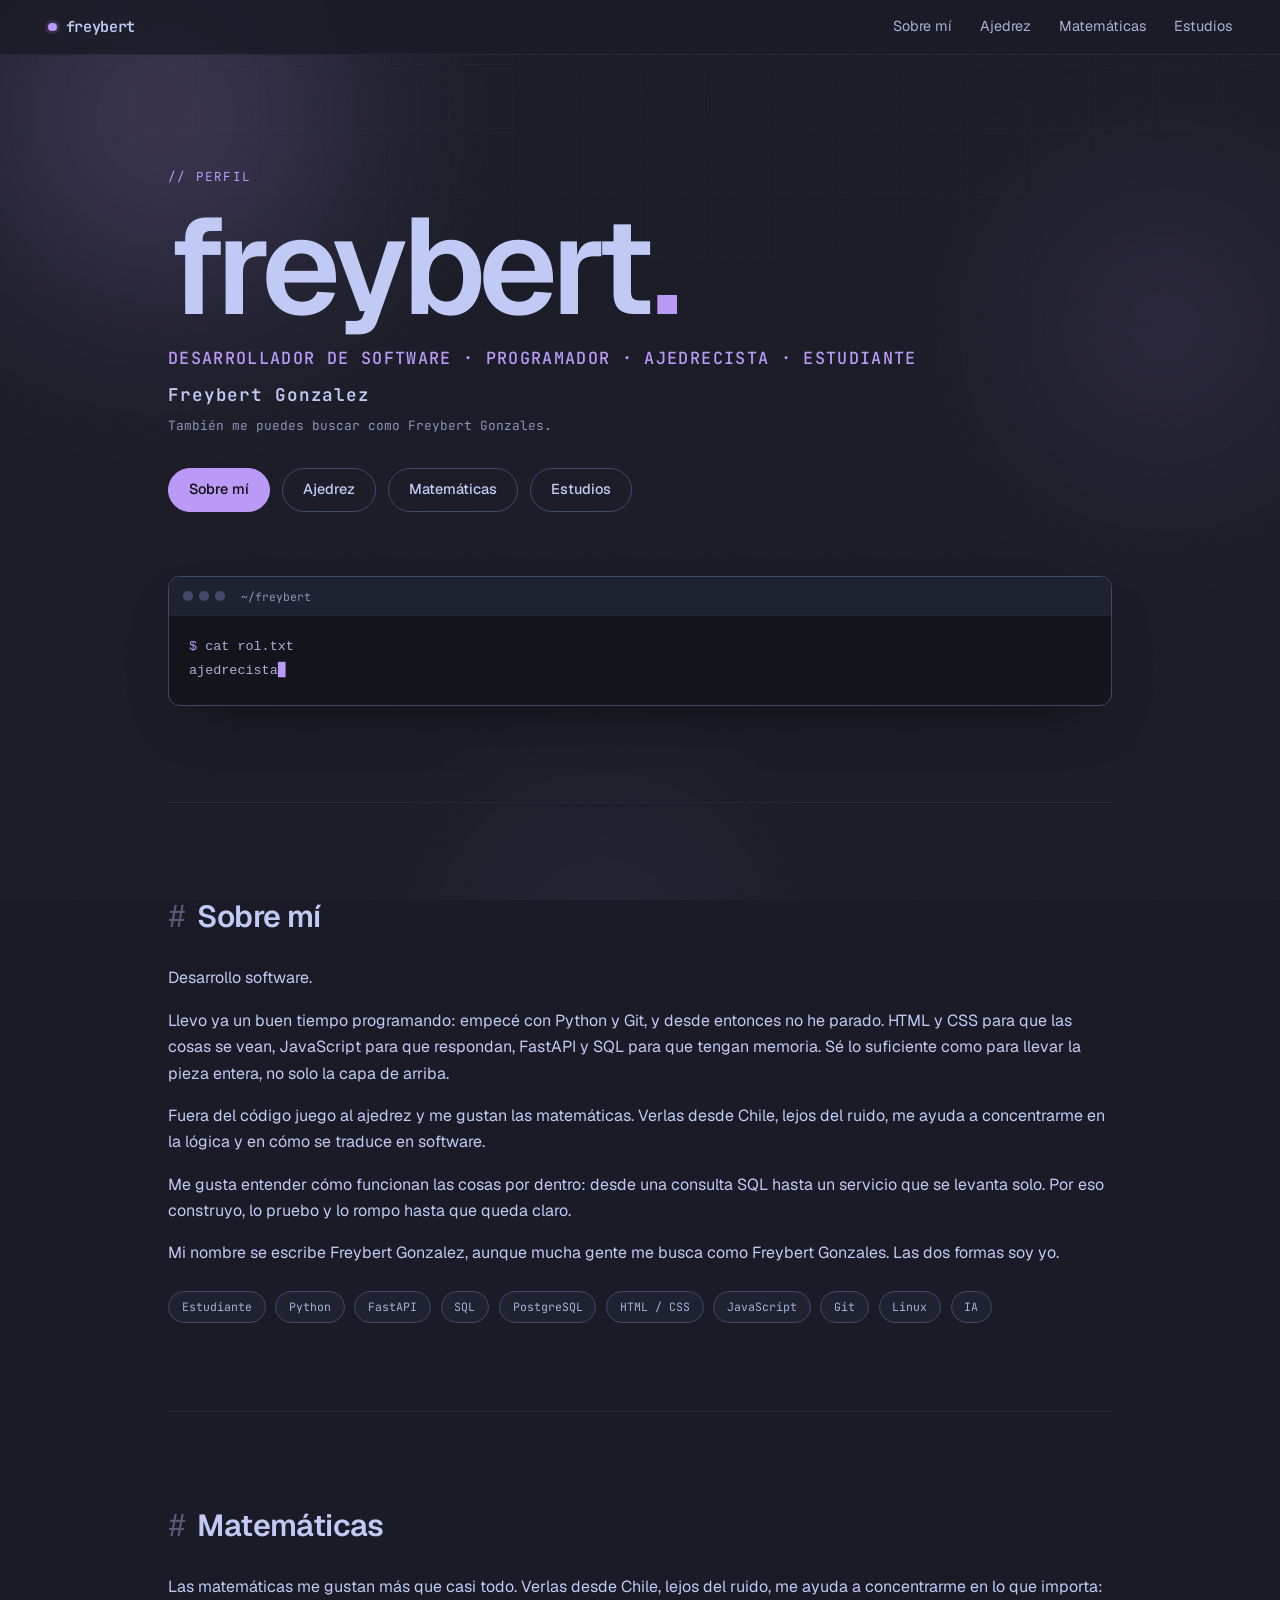
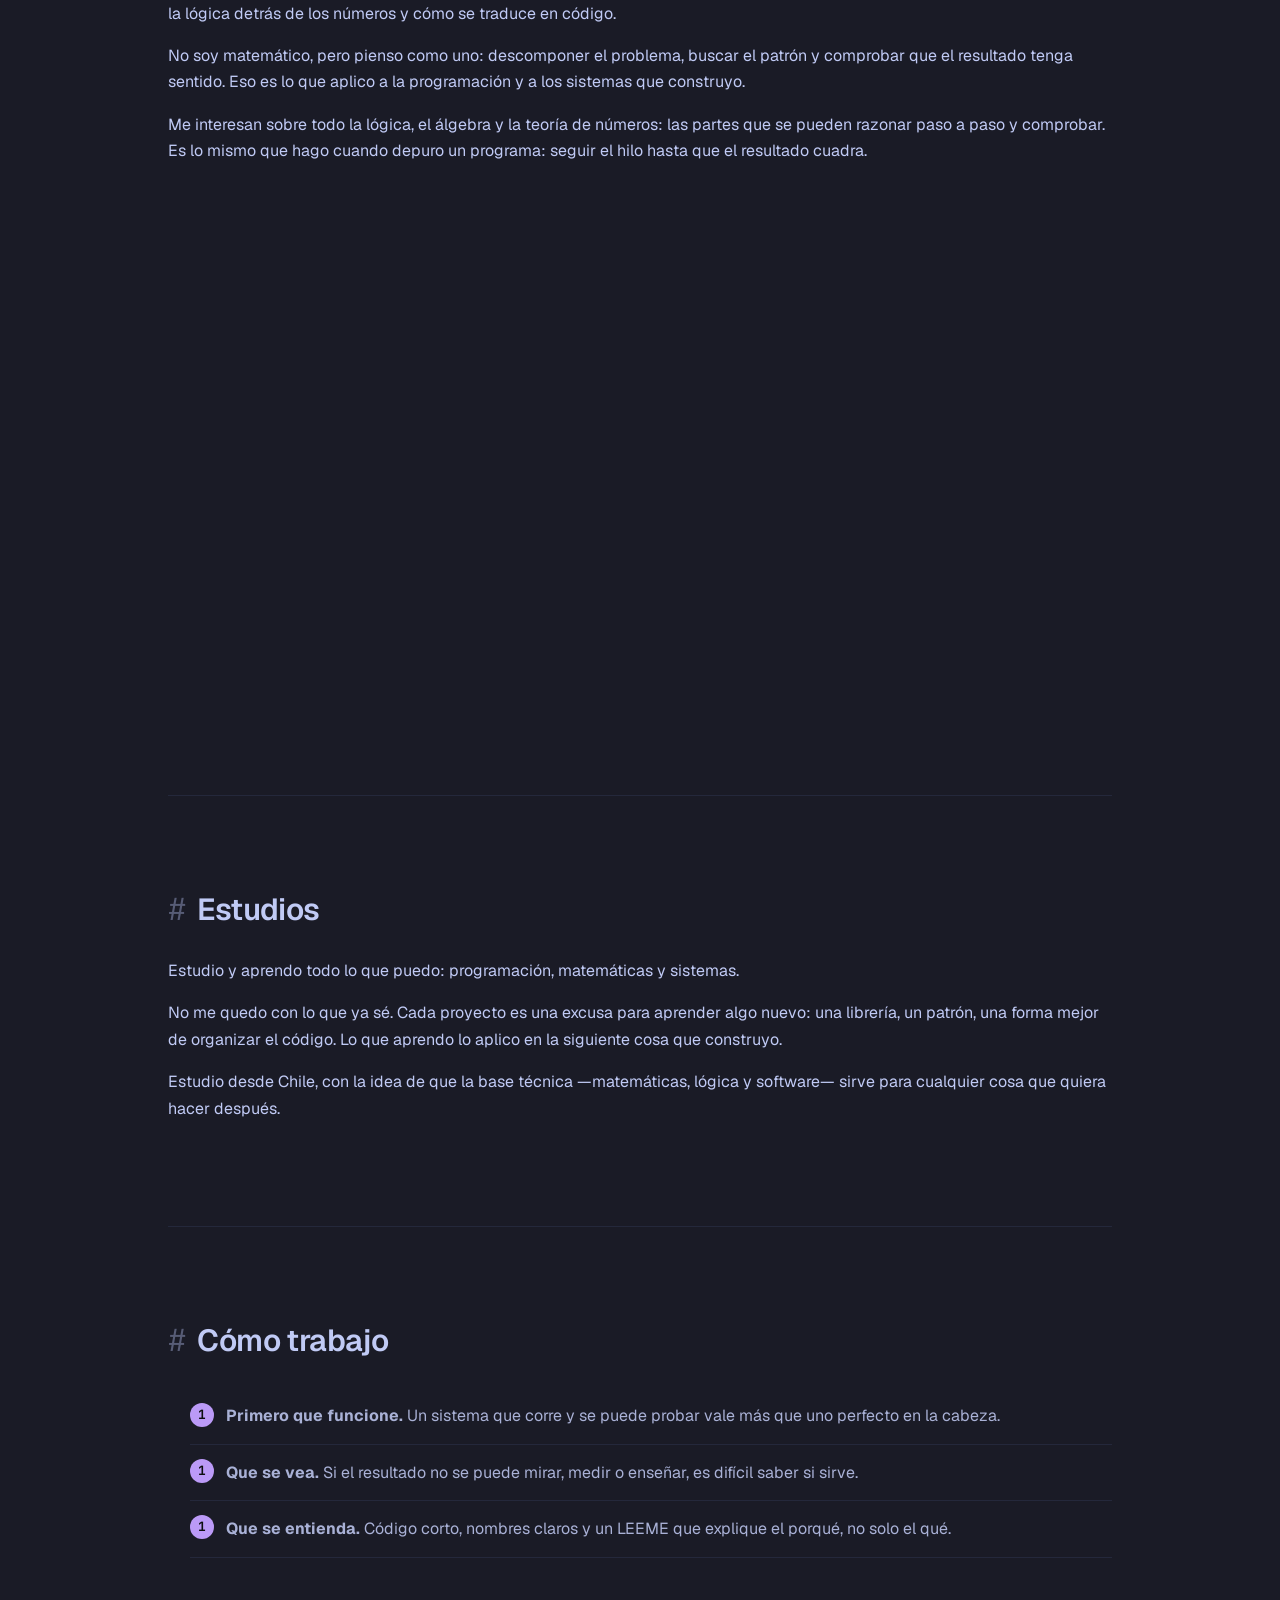
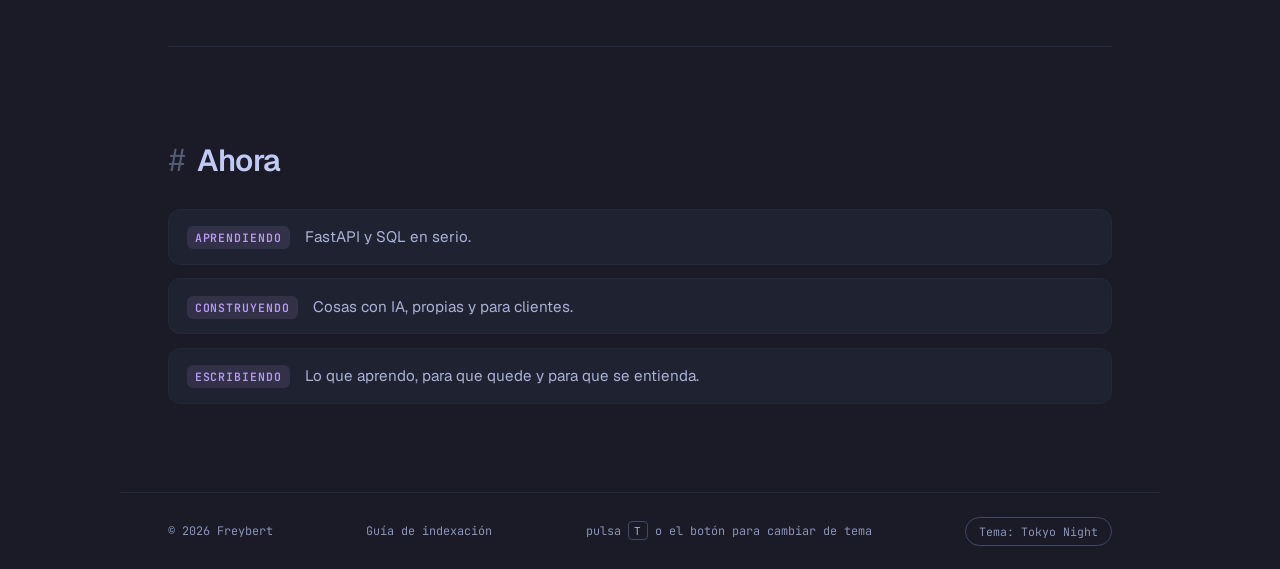
<file: index.html>
<!doctype html>
<html lang="es" data-theme="tokyo-night">
<head>
  <meta charset="utf-8">
  <meta name="viewport" content="width=device-width, initial-scale=1">
  <title>Freybert Gonzalez (Gonzales) — desarrollador de software y programador</title>
  <meta name="description" content="Freybert Gonzalez (Freybert Gonzales): desarrollador de software y programador.">
  <meta name="author" content="Freybert Gonzalez">
  <meta name="robots" content="index, follow, max-image-preview:large">
  <meta name="theme-color" content="#1a1b26">
  <link rel="canonical" href="/freybert/">

  <!-- Verificación: pega aquí las etiquetas de Google Search Console y Bing Webmaster -->
  <!-- <meta name="google-site-verification" content="..."> -->
  <!-- <meta name="msvalidate.01" content="..."> -->

  <meta property="og:type" content="website">
  <meta property="og:site_name" content="Freybert Gonzalez">
  <meta property="og:locale" content="es_ES">
  <meta property="og:title" content="Freybert Gonzalez (Gonzales) — desarrollador de software y programador">
  <meta property="og:description" content="Freybert Gonzalez (Freybert Gonzales): desarrollador de software y programador.">
  <meta property="og:url" content="/freybert/">
  <meta property="og:image" content="https://frey2526.github.io/freybert/assets/og-image.png">
  <meta property="og:image:width" content="1200">
  <meta property="og:image:height" content="630">
  <meta property="og:image:alt" content="Freybert Gonzalez — desarrollador de software y programador">

  <meta name="twitter:card" content="summary_large_image">
  <meta name="twitter:title" content="Freybert Gonzalez (Gonzales) — desarrollador de software y programador">
  <meta name="twitter:description" content="Freybert Gonzalez (Freybert Gonzales): desarrollador de software y programador.">
  <meta name="twitter:image" content="https://frey2526.github.io/freybert/assets/og-image.png">

  <link rel="icon" href="data:image/svg+xml,%3Csvg xmlns='http://www.w3.org/2000/svg' viewBox='0 0 32 32'%3E%3Crect width='32' height='32' rx='8' fill='%231a1b26'/%3E%3Ctext x='16' y='22' font-family='monospace' font-size='18' font-weight='700' fill='%23bb9af7' text-anchor='middle'%3Ef%3C/text%3E%3C/svg%3E">

  <link rel="preload" href="assets/fonts/geist-latin-wght-normal.BgDaEnEv.woff2" as="font" type="font/woff2" crossorigin>
  <link rel="preload" href="assets/fonts/jetbrains-mono-latin-wght-normal.B9CIFXIH.woff2" as="font" type="font/woff2" crossorigin>
  <link rel="stylesheet" href="assets/styles.css">

  <!-- Datos estructurados: quién es la persona y qué es el sitio. -->
  <script type="application/ld+json">
  {
    "@context": "https://schema.org",
    "@graph": [
      {
        "@type": "WebSite",
        "@id": "#website",
        "url": "/freybert/",
        "name": "Freybert Gonzalez",
        "description": "Desarrollador de software y programador.",
        "inLanguage": "es",
        "publisher": { "@id": "#person" }
      },
      {
        "@type": "Person",
        "@id": "#person",
        "name": "Freybert Gonzalez",
        "alternateName": ["Frey", "Freybert Gonzales"],
        "url": "/freybert/",
        "description": "Desarrollador de software y programador.",
        "jobTitle": ["Desarrollador de software", "Programador"],
        "knowsAbout": ["Desarrollo de software", "Programación", "Python", "FastAPI", "SQL", "Linux", "IA", "Ajedrez"],
        "sameAs": ["https://github.com/frey2526"]
      }
    ]
  }
  </script>

  <!-- Tema antes de pintar (sin parpadeo) y modo sin animaciones para pruebas. -->
  <script>
    (function () {
      var themes = ["tokyo-night", "catppuccin", "gruvbox", "everforest", "rose-pine"];
      var params = new URLSearchParams(location.search);
      var fromUrl = params.get("theme");
      var saved = localStorage.getItem("freybert-theme");
      var theme = [fromUrl, saved].filter(function (id) {
        return themes.indexOf(id) > -1;
      })[0];
      if (theme) document.documentElement.dataset.theme = theme;
      document.documentElement.classList.add("js");
      if (params.get("motion") === "off") document.documentElement.classList.add("no-motion");
    })();
  </script>
</head>
<body>
  <div class="scene" aria-hidden="true">
    <div class="orb orb-a"></div>
    <div class="orb orb-b"></div>
    <div class="orb orb-c"></div>
    <div class="aura"></div>
    <div class="grain"></div>
  </div>
  <div class="progress" aria-hidden="true"></div>

  <header class="nav">
    <a class="brand" href="#top"><span class="dot" aria-hidden="true"></span>freybert</a>
    <nav aria-label="Principal">
      <a href="#sobre">Sobre mí</a>
      <a href="#ajedrez">Ajedrez</a>
      <a href="#matematicas">Matemáticas</a>
      <a href="#estudios">Estudios</a>
    </nav>
  </header>

  <main id="top">
    <section class="hero">
      <p class="kicker">// perfil</p>
      <h1><span class="etch">freybert<span class="accent">.</span></span></h1>
      <p class="roles">Desarrollador de software · Programador · Ajedrecista · Estudiante</p>
      <p class="nombre-completo">Freybert Gonzalez</p>
      <p class="alias">También me puedes buscar como Freybert Gonzales.</p>
      <div class="actions">
        <a class="btn btn-primary" href="#sobre">Sobre mí</a>
        <a class="btn" href="#ajedrez">Ajedrez</a>
        <a class="btn" href="#matematicas">Matemáticas</a>
        <a class="btn" href="#estudios">Estudios</a>
      </div>

      <div class="terminal" role="img" aria-label="Terminal con una breve presentación">
        <div class="terminal-bar" aria-hidden="true">
          <span></span><span></span><span></span>
          <em>~/freybert</em>
        </div>
        <pre><code id="terminal-code"></code></pre>
      </div>
    </section>

    <section id="sobre" class="section reveal">
      <h2><a href="#sobre"><span class="hash" aria-hidden="true">#</span> Sobre mí</a></h2>

      <p class="lead">
        Desarrollo software.
      </p>
      <p>
        Llevo ya un buen tiempo programando: empecé con Python y Git, y desde entonces no he
        parado. HTML y CSS para que las cosas se vean, JavaScript para que respondan, FastAPI
        y SQL para que tengan memoria. Sé lo suficiente como para llevar la pieza entera, no
        solo la capa de arriba.
      </p>
      <p>
        Fuera del código juego al ajedrez y me gustan las matemáticas. Verlas desde Chile,
        lejos del ruido, me ayuda a concentrarme en la lógica y en cómo se traduce en software.
      </p>
      <p>
        Me gusta entender cómo funcionan las cosas por dentro: desde una consulta SQL
        hasta un servicio que se levanta solo. Por eso construyo, lo pruebo y lo rompo
        hasta que queda claro.
      </p>
      <p>
        Mi nombre se escribe Freybert Gonzalez, aunque mucha gente me busca como
        Freybert Gonzales. Las dos formas soy yo.
      </p>

      <ul class="chips" aria-label="Herramientas">
        <li>Estudiante</li>
        <li>Python</li>
        <li>FastAPI</li>
        <li>SQL</li>
        <li>PostgreSQL</li>
        <li>HTML / CSS</li>
        <li>JavaScript</li>
        <li>Git</li>
        <li>Linux</li>
        <li>IA</li>
      </ul>
    </section>

    <section id="matematicas" class="section reveal">
      <h2><a href="#matematicas"><span class="hash" aria-hidden="true">#</span> Matemáticas</a></h2>
      <p class="lead">
        Las matemáticas me gustan más que casi todo. Verlas desde Chile, lejos del
        ruido, me ayuda a concentrarme en lo que importa: la lógica detrás de los
        números y cómo se traduce en código.
      </p>
      <p>
        No soy matemático, pero pienso como uno: descomponer el problema, buscar el
        patrón y comprobar que el resultado tenga sentido. Eso es lo que aplico a la
        programación y a los sistemas que construyo.
      </p>
      <p>
        Me interesan sobre todo la lógica, el álgebra y la teoría de números: las partes
        que se pueden razonar paso a paso y comprobar. Es lo mismo que hago cuando depuro
        un programa: seguir el hilo hasta que el resultado cuadra.
      </p>
    </section>

    <section id="ajedrez" class="section reveal">
      <div class="split">
        <div>
          <h2><a href="#ajedrez"><span class="hash" aria-hidden="true">#</span> Ajedrez</a></h2>
          <p class="lead">
            El ajedrez me enseñó a pensar antes de mover y a revisar la jugada después.
          </p>
          <p>
            Entreno táctica, juego partidas y de vez en cuando analizo con la máquina
            para ver lo que no vi. No hay atajos: se mejora leyendo posiciones, perdiendo
            y volviendo al tablero.
          </p>
          <p>
            Es también donde mejor se entiende el resto: cada partida es un problema con
            reglas claras, información incompleta y un reloj corriendo. Como un sistema.
          </p>
          <p>
            Estudio aperturas para no salir perdido, táctica para no regalar piezas y
            finales para no estropear una partida ganada. Lo que más me gusta es el
            cálculo: ver la jugada que el rival no vio.
          </p>
        </div>

        <div class="board" aria-hidden="true"><span>♞</span></div>
      </div>
    </section>

    <section id="estudios" class="section reveal">
      <h2><a href="#estudios"><span class="hash" aria-hidden="true">#</span> Estudios</a></h2>
      <p class="lead">
        Estudio y aprendo todo lo que puedo: programación, matemáticas y sistemas.
      </p>
      <p>
        No me quedo con lo que ya sé. Cada proyecto es una excusa para aprender algo
        nuevo: una librería, un patrón, una forma mejor de organizar el código. Lo que
        aprendo lo aplico en la siguiente cosa que construyo.
      </p>
      <p>
        Estudio desde Chile, con la idea de que la base técnica —matemáticas, lógica y
        software— sirve para cualquier cosa que quiera hacer después.
      </p>
    </section>

    <section id="como" class="section reveal">
      <h2><a href="#como"><span class="hash" aria-hidden="true">#</span> Cómo trabajo</a></h2>

      <ol class="principles">
        <li>
          <strong>Primero que funcione.</strong>
          Un sistema que corre y se puede probar vale más que uno perfecto en la cabeza.
        </li>
        <li>
          <strong>Que se vea.</strong>
          Si el resultado no se puede mirar, medir o enseñar, es difícil saber si sirve.
        </li>
        <li>
          <strong>Que se entienda.</strong>
          Código corto, nombres claros y un LEEME que explique el porqué, no solo el qué.
        </li>
      </ol>
    </section>

    <section id="ahora" class="section reveal">
      <h2><a href="#ahora"><span class="hash" aria-hidden="true">#</span> Ahora</a></h2>

      <ul class="now">
        <li><span class="now-tag">aprendiendo</span> FastAPI y SQL en serio.</li>
        <li><span class="now-tag">construyendo</span> Cosas con IA, propias y para clientes.</li>
        <li><span class="now-tag">escribiendo</span> Lo que aprendo, para que quede y para que se entienda.</li>
      </ul>
    </section>
  </main>

  <footer>
    <p>© <span id="year">2026</span> Freybert</p>
    <p class="footer-links"><a href="guia-indexacion.html">Guía de indexación</a></p>
    <p class="hint">pulsa <kbd>T</kbd> o el botón para cambiar de tema</p>
    <button class="theme-btn" id="theme-btn" type="button" aria-live="polite">
      Tema: <span id="theme-name">Tokyo Night</span>
    </button>
  </footer>

  <script src="assets/app.js"></script>
</body>
</html>
</file>
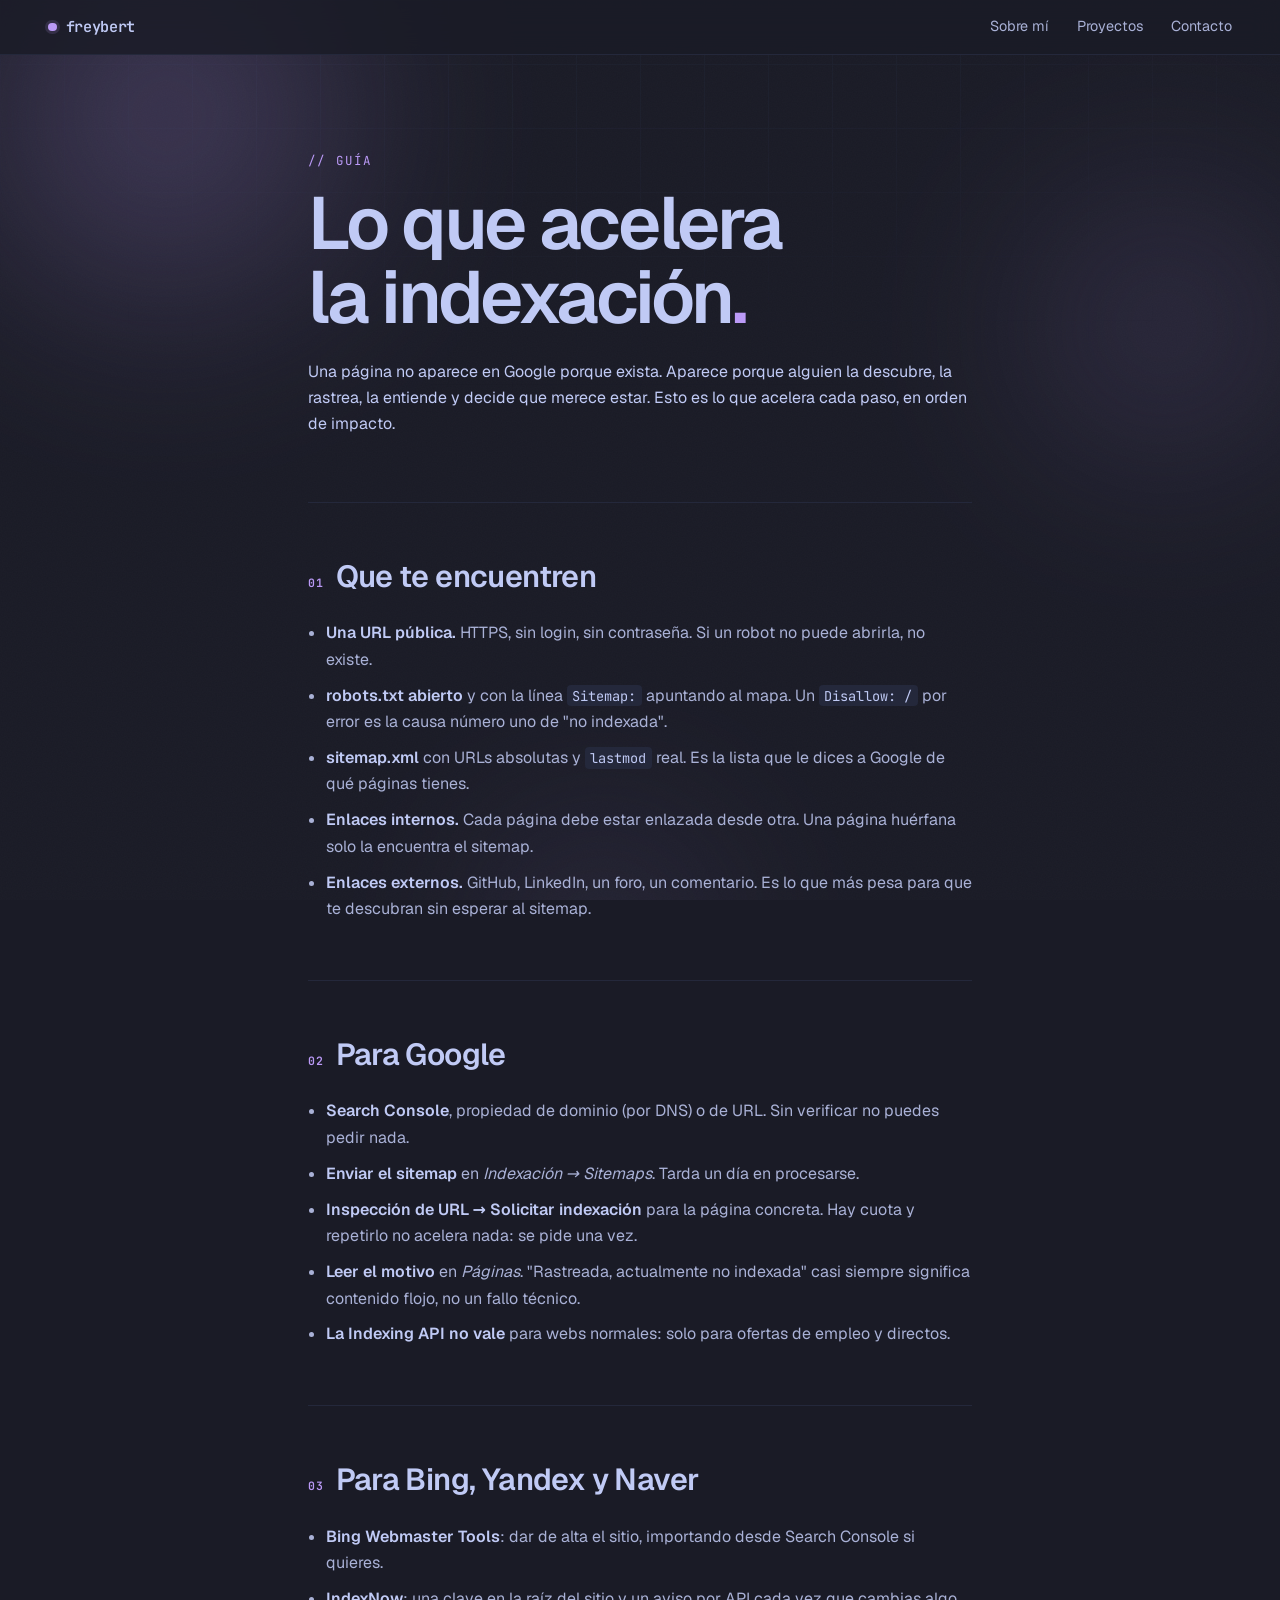
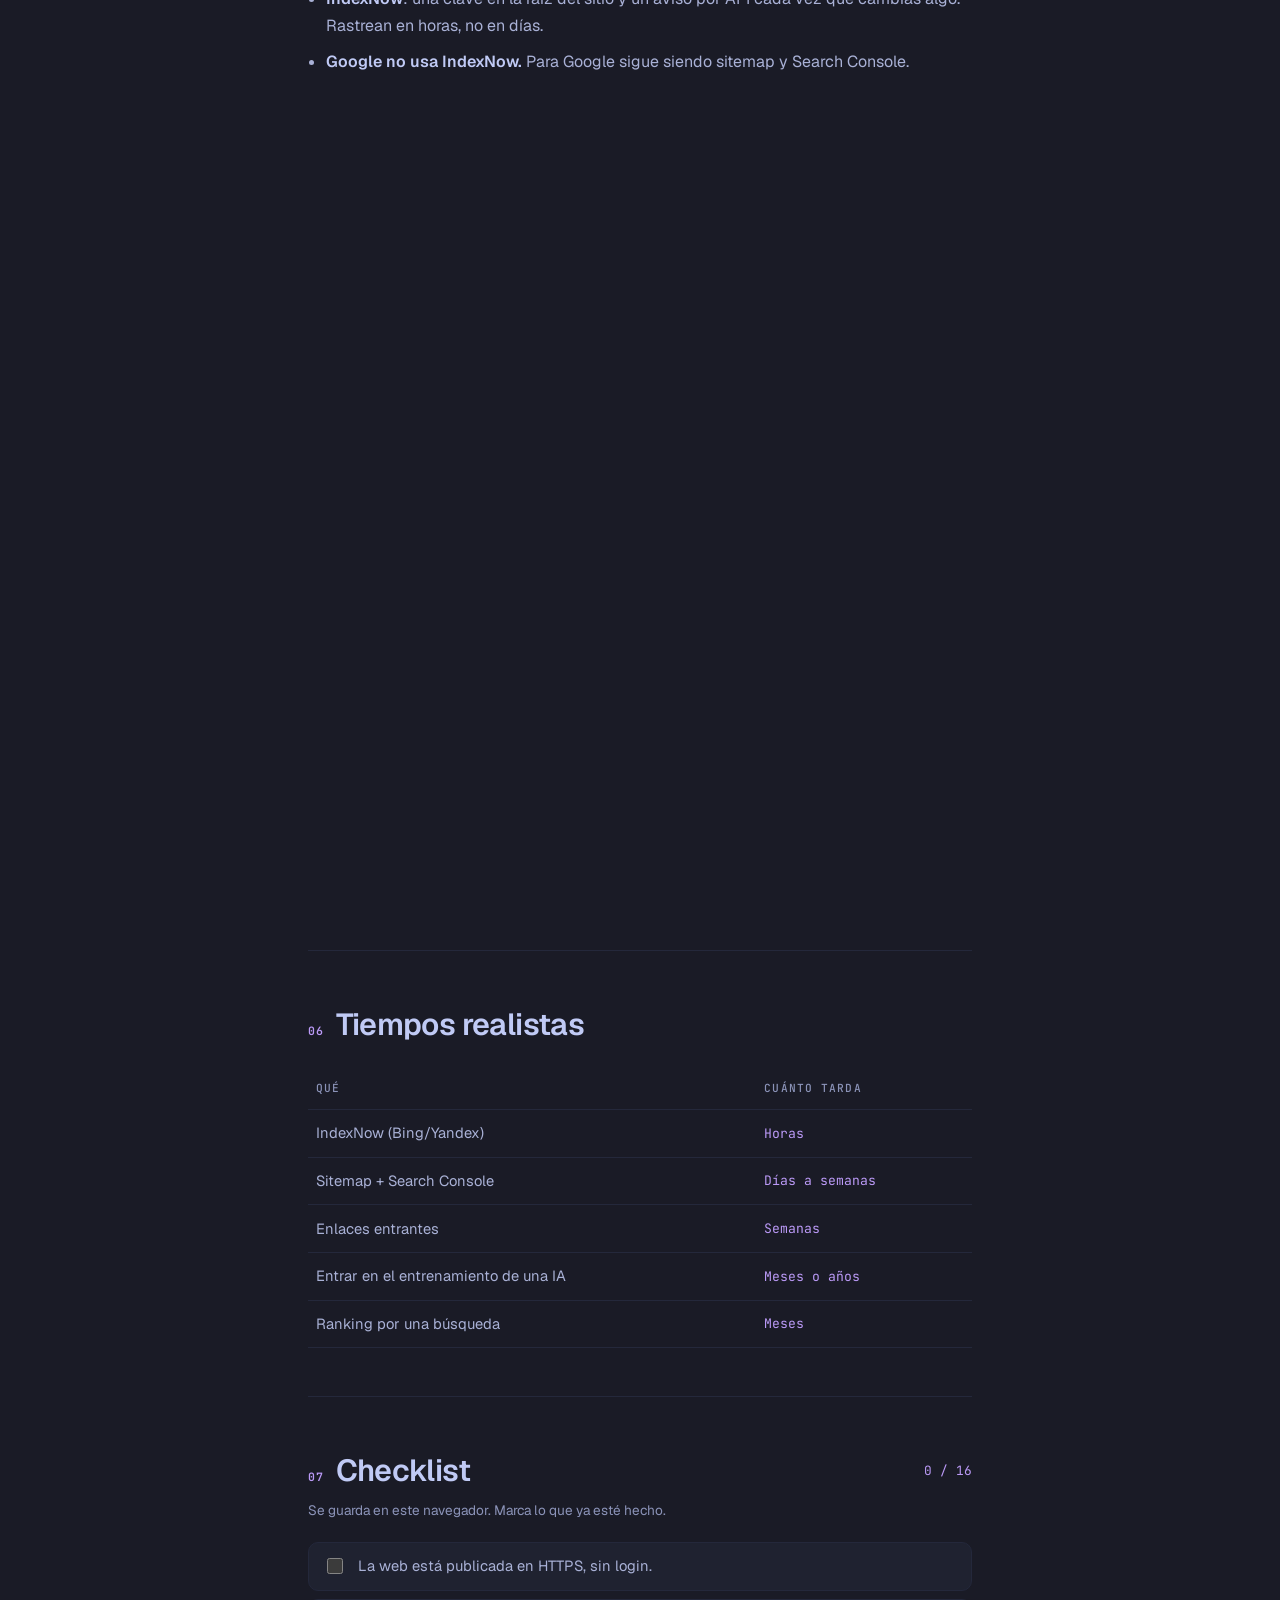
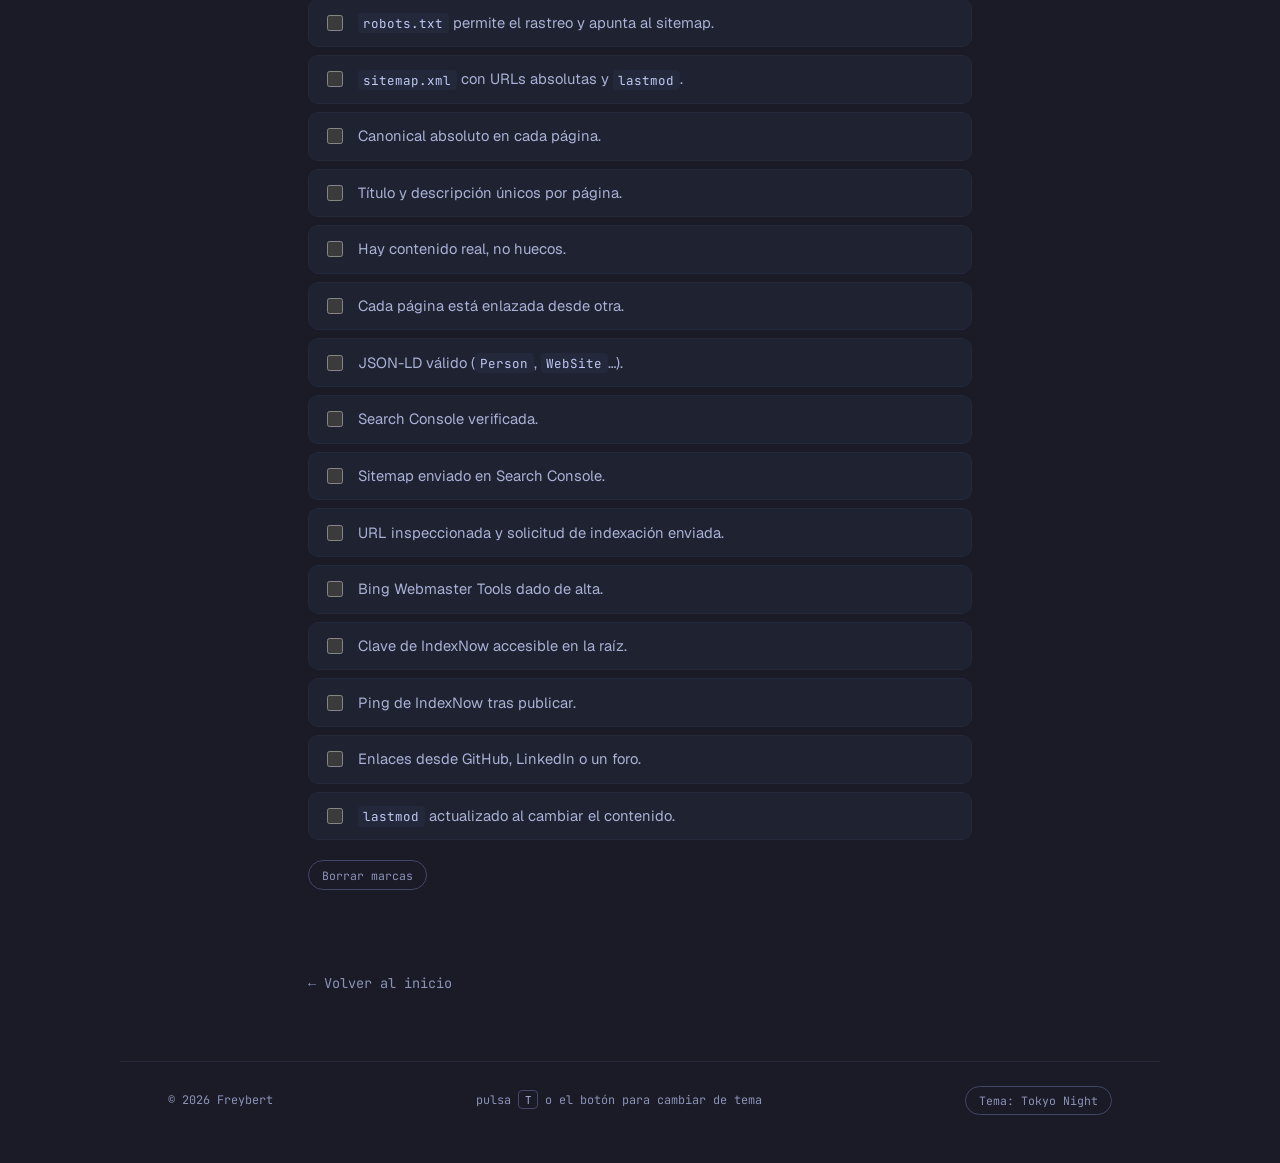
<file: guia-indexacion.html>
<!doctype html>
<html lang="es" data-theme="tokyo-night">
<head>
  <meta charset="utf-8">
  <meta name="viewport" content="width=device-width, initial-scale=1">
  <title>Lo que acelera la indexación — Freybert</title>
  <meta name="description" content="Lista práctica de lo que hace que Google, Bing y Yandex indexen una página antes: sitemap, Search Console, IndexNow, enlaces y contenido.">
  <meta name="robots" content="index, follow, max-image-preview:large">
  <link rel="canonical" href="https://frey2526.github.io/freybert/guia-indexacion.html">

  <meta property="og:type" content="article">
  <meta property="og:site_name" content="Freybert">
  <meta property="og:locale" content="es_ES">
  <meta property="og:title" content="Lo que acelera la indexación">
  <meta property="og:description" content="Sitemap, Search Console, IndexNow, enlaces y contenido: lo que hace que una página se indexe antes.">
  <meta property="og:url" content="https://frey2526.github.io/freybert/guia-indexacion.html">
  <meta property="og:image" content="https://frey2526.github.io/freybert/assets/og-image.png">
  <meta property="og:image:width" content="1200">
  <meta property="og:image:height" content="630">
  <meta name="twitter:card" content="summary_large_image">
  <meta name="twitter:title" content="Lo que acelera la indexación">
  <meta name="twitter:description" content="Sitemap, Search Console, IndexNow, enlaces y contenido.">
  <meta name="twitter:image" content="https://frey2526.github.io/freybert/assets/og-image.png">

  <script type="application/ld+json">
  {
    "@context": "https://schema.org",
    "@type": "Article",
    "headline": "Lo que acelera la indexación",
    "description": "Sitemap, Search Console, IndexNow, enlaces y contenido: lo que hace que una página se indexe antes.",
    "inLanguage": "es",
    "datePublished": "2026-11-07",
    "dateModified": "2026-11-07",
    "mainEntityOfPage": "https://frey2526.github.io/freybert/guia-indexacion.html",
    "author": { "@type": "Person", "name": "Freybert", "url": "https://frey2526.github.io/freybert/" },
    "publisher": { "@type": "Person", "name": "Freybert", "url": "https://frey2526.github.io/freybert/" }
  }
  </script>

  <link rel="icon" href="data:image/svg+xml,%3Csvg xmlns='http://www.w3.org/2000/svg' viewBox='0 0 32 32'%3E%3Crect width='32' height='32' rx='8' fill='%231a1b26'/%3E%3Ctext x='16' y='22' font-family='monospace' font-size='18' font-weight='700' fill='%23bb9af7' text-anchor='middle'%3Ef%3C/text%3E%3C/svg%3E">

  <link rel="preload" href="assets/fonts/geist-latin-wght-normal.BgDaEnEv.woff2" as="font" type="font/woff2" crossorigin>
  <link rel="preload" href="assets/fonts/jetbrains-mono-latin-wght-normal.B9CIFXIH.woff2" as="font" type="font/woff2" crossorigin>
  <link rel="stylesheet" href="assets/styles.css">

  <script>
    (function () {
      var themes = ["tokyo-night", "catppuccin", "gruvbox", "everforest", "rose-pine"];
      var params = new URLSearchParams(location.search);
      var saved = localStorage.getItem("freybert-theme");
      var theme = [params.get("theme"), saved].filter(function (id) {
        return themes.indexOf(id) > -1;
      })[0];
      if (theme) document.documentElement.dataset.theme = theme;
      document.documentElement.classList.add("js");
      if (params.get("motion") === "off") document.documentElement.classList.add("no-motion");
    })();
  </script>
</head>
<body>
  <div class="scene" aria-hidden="true">
    <div class="orb orb-a"></div>
    <div class="orb orb-b"></div>
    <div class="orb orb-c"></div>
    <div class="aura"></div>
    <div class="grain"></div>
  </div>

  <header class="nav">
    <a class="brand" href="index.html"><span class="dot" aria-hidden="true"></span>freybert</a>
    <nav aria-label="Principal">
      <a href="index.html#sobre">Sobre mí</a>
      <a href="index.html#proyectos">Proyectos</a>
      <a href="index.html#contacto">Contacto</a>
    </nav>
  </header>

  <main class="guide">
    <section class="guide-hero">
      <p class="kicker">// guía</p>
      <h1 class="guide-title">Lo que acelera<br>la indexación<span class="accent">.</span></h1>
      <p class="lead">
        Una página no aparece en Google porque exista. Aparece porque alguien la descubre,
        la rastrea, la entiende y decide que merece estar. Esto es lo que acelera cada paso,
        en orden de impacto.
      </p>
    </section>

    <section class="guide-section reveal">
      <h2><span class="num">01</span> Que te encuentren</h2>
      <ul class="guide-list">
        <li><strong>Una URL pública.</strong> HTTPS, sin login, sin contraseña. Si un robot no puede abrirla, no existe.</li>
        <li><strong>robots.txt abierto</strong> y con la línea <code>Sitemap:</code> apuntando al mapa. Un <code>Disallow: /</code> por error es la causa número uno de "no indexada".</li>
        <li><strong>sitemap.xml</strong> con URLs absolutas y <code>lastmod</code> real. Es la lista que le dices a Google de qué páginas tienes.</li>
        <li><strong>Enlaces internos.</strong> Cada página debe estar enlazada desde otra. Una página huérfana solo la encuentra el sitemap.</li>
        <li><strong>Enlaces externos.</strong> GitHub, LinkedIn, un foro, un comentario. Es lo que más pesa para que te descubran sin esperar al sitemap.</li>
      </ul>
    </section>

    <section class="guide-section reveal">
      <h2><span class="num">02</span> Para Google</h2>
      <ul class="guide-list">
        <li><strong>Search Console</strong>, propiedad de dominio (por DNS) o de URL. Sin verificar no puedes pedir nada.</li>
        <li><strong>Enviar el sitemap</strong> en <em>Indexación → Sitemaps</em>. Tarda un día en procesarse.</li>
        <li><strong>Inspección de URL → Solicitar indexación</strong> para la página concreta. Hay cuota y repetirlo no acelera nada: se pide una vez.</li>
        <li><strong>Leer el motivo</strong> en <em>Páginas</em>. "Rastreada, actualmente no indexada" casi siempre significa contenido flojo, no un fallo técnico.</li>
        <li><strong>La Indexing API no vale</strong> para webs normales: solo para ofertas de empleo y directos.</li>
      </ul>
    </section>

    <section class="guide-section reveal">
      <h2><span class="num">03</span> Para Bing, Yandex y Naver</h2>
      <ul class="guide-list">
        <li><strong>Bing Webmaster Tools</strong>: dar de alta el sitio, importando desde Search Console si quieres.</li>
        <li><strong>IndexNow</strong>: una clave en la raíz del sitio y un aviso por API cada vez que cambias algo. Rastrean en horas, no en días.</li>
        <li><strong>Google no usa IndexNow.</strong> Para Google sigue siendo sitemap y Search Console.</li>
      </ul>
    </section>

    <section class="guide-section reveal">
      <h2><span class="num">04</span> Que decidan indexarla</h2>
      <ul class="guide-list">
        <li><strong>Contenido real.</strong> Una página con huecos se rastrea, pero no se indexa. Texto propio y útil es el requisito que no se puede saltar.</li>
        <li><strong>Título y descripción únicos</strong>, que digan de qué va la página y no una frase genérica.</li>
        <li><strong>HTML semántico</strong>: un solo <code>h1</code>, secciones con <code>h2</code>, enlaces con texto que se entienda.</li>
        <li><strong>Datos estructurados</strong> (JSON-LD): <code>Person</code>, <code>WebSite</code>, <code>Article</code>… Le dicen a la máquina qué es cada cosa.</li>
        <li><strong>Velocidad</strong>: estático, fuentes locales, sin scripts de terceros. Es gratis y se nota.</li>
        <li><strong>Móvil y HTTPS.</strong> Sin esto, el resto da igual.</li>
        <li><strong>Actualizar <code>lastmod</code></strong> cuando cambias el contenido. Es la señal de "esto está vivo".</li>
      </ul>
    </section>

    <section class="guide-section reveal">
      <h2><span class="num">05</span> Lo que no acelera</h2>
      <ul class="guide-list is-muted">
        <li>Enviar la misma URL diez veces a Search Console. Hay cuota y no corre más.</li>
        <li>Comprar enlaces o meterte en directorios basura. Puede penalizar.</li>
        <li>Repetir la palabra clave hasta que el texto no se lea.</li>
        <li>Texto oculto, redirecciones raras o contenido distinto para el robot.</li>
        <li>Esperar que la Indexing API de Google haga algo. No aplica.</li>
      </ul>
    </section>

    <section class="guide-section reveal">
      <h2><span class="num">06</span> Tiempos realistas</h2>
      <table class="timeline">
        <thead>
          <tr><th>Qué</th><th>Cuánto tarda</th></tr>
        </thead>
        <tbody>
          <tr><td>IndexNow (Bing/Yandex)</td><td>Horas</td></tr>
          <tr><td>Sitemap + Search Console</td><td>Días a semanas</td></tr>
          <tr><td>Enlaces entrantes</td><td>Semanas</td></tr>
          <tr><td>Entrar en el entrenamiento de una IA</td><td>Meses o años</td></tr>
          <tr><td>Ranking por una búsqueda</td><td>Meses</td></tr>
        </tbody>
      </table>
    </section>

    <section class="guide-section reveal">
      <div class="check-head">
        <h2><span class="num">07</span> Checklist</h2>
        <p class="check-count" id="check-count">0 / 16</p>
      </div>
      <p class="check-help">Se guarda en este navegador. Marca lo que ya esté hecho.</p>

      <div class="checklist" id="checklist">
        <label class="check-item"><input type="checkbox"><span>La web está publicada en HTTPS, sin login.</span></label>
        <label class="check-item"><input type="checkbox"><span><code>robots.txt</code> permite el rastreo y apunta al sitemap.</span></label>
        <label class="check-item"><input type="checkbox"><span><code>sitemap.xml</code> con URLs absolutas y <code>lastmod</code>.</span></label>
        <label class="check-item"><input type="checkbox"><span>Canonical absoluto en cada página.</span></label>
        <label class="check-item"><input type="checkbox"><span>Título y descripción únicos por página.</span></label>
        <label class="check-item"><input type="checkbox"><span>Hay contenido real, no huecos.</span></label>
        <label class="check-item"><input type="checkbox"><span>Cada página está enlazada desde otra.</span></label>
        <label class="check-item"><input type="checkbox"><span>JSON-LD válido (<code>Person</code>, <code>WebSite</code>…).</span></label>
        <label class="check-item"><input type="checkbox"><span>Search Console verificada.</span></label>
        <label class="check-item"><input type="checkbox"><span>Sitemap enviado en Search Console.</span></label>
        <label class="check-item"><input type="checkbox"><span>URL inspeccionada y solicitud de indexación enviada.</span></label>
        <label class="check-item"><input type="checkbox"><span>Bing Webmaster Tools dado de alta.</span></label>
        <label class="check-item"><input type="checkbox"><span>Clave de IndexNow accesible en la raíz.</span></label>
        <label class="check-item"><input type="checkbox"><span>Ping de IndexNow tras publicar.</span></label>
        <label class="check-item"><input type="checkbox"><span>Enlaces desde GitHub, LinkedIn o un foro.</span></label>
        <label class="check-item"><input type="checkbox"><span><code>lastmod</code> actualizado al cambiar el contenido.</span></label>
      </div>

      <button class="theme-btn reset-btn" id="reset-checks" type="button">Borrar marcas</button>
    </section>

    <p class="guide-back"><a href="index.html">← Volver al inicio</a></p>
  </main>

  <footer>
    <p>© <span id="year">2026</span> Freybert</p>
    <p class="hint">pulsa <kbd>T</kbd> o el botón para cambiar de tema</p>
    <button class="theme-btn" id="theme-btn" type="button" aria-live="polite">
      Tema: <span id="theme-name">Tokyo Night</span>
    </button>
  </footer>

  <script src="assets/app.js"></script>
  <script src="assets/guia.js"></script>
</body>
</html>
</file>
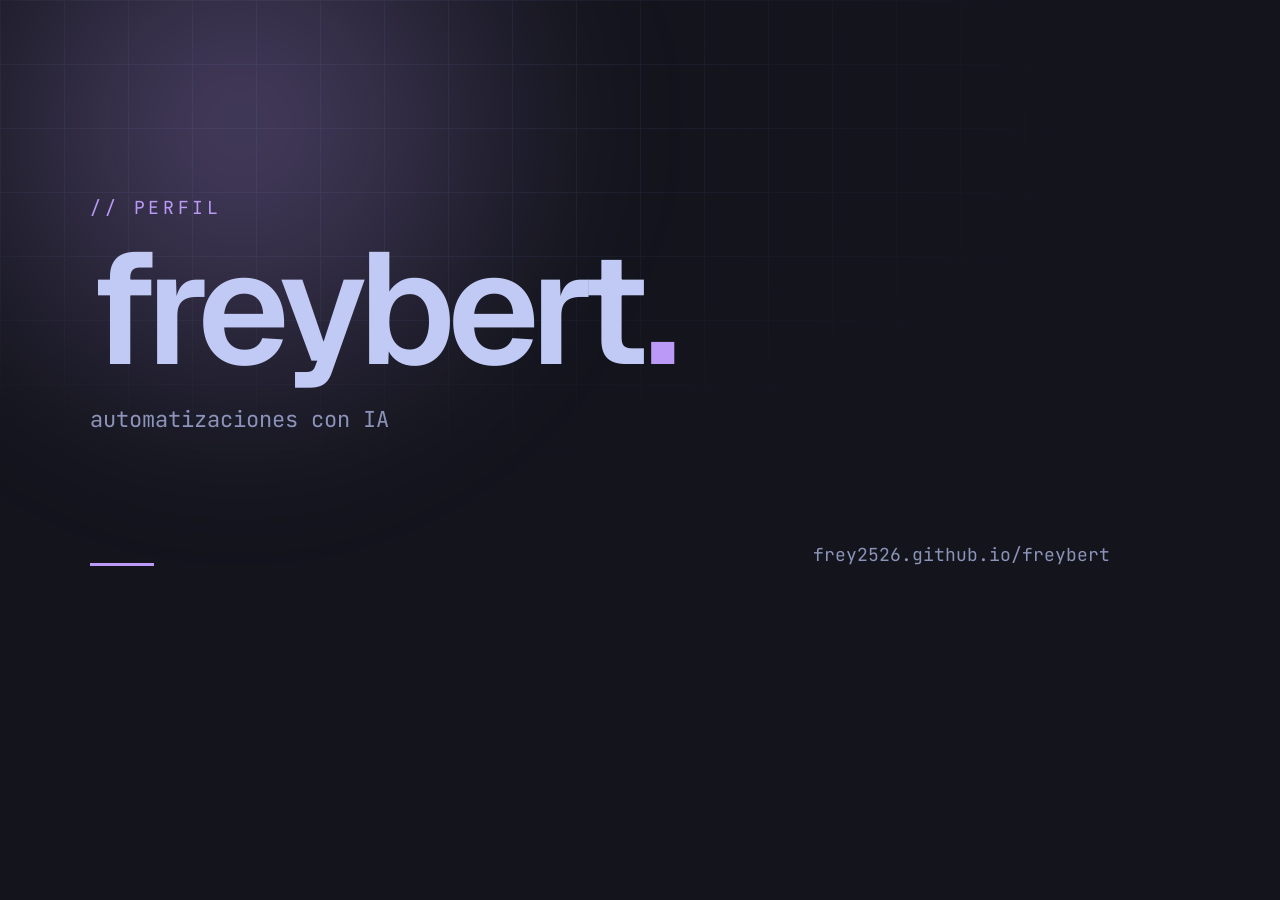
<file: assets/og.html>
<!doctype html>
<html lang="es">
<head>
  <meta charset="utf-8">
  <meta name="robots" content="noindex">
  <title>og</title>
  <style>
    @font-face {
      font-family: "Geist";
      src: url("fonts/geist-latin-wght-normal.BgDaEnEv.woff2") format("woff2");
      font-weight: 100 900;
    }
    @font-face {
      font-family: "JetBrains Mono";
      src: url("fonts/jetbrains-mono-latin-wght-normal.B9CIFXIH.woff2") format("woff2");
      font-weight: 100 800;
    }

    * { box-sizing: border-box; }

    html, body {
      margin: 0;
      width: 1200px;
      height: 630px;
      overflow: hidden;
    }

    body {
      position: relative;
      display: flex;
      flex-direction: column;
      justify-content: center;
      padding: 80px 90px;
      background: #13141c;
      color: #c0caf5;
      font-family: "Geist", sans-serif;
    }

    body::before {
      content: "";
      position: absolute;
      inset: 0;
      background-image:
        linear-gradient(to right, #24283b 1px, transparent 1px),
        linear-gradient(to bottom, #24283b 1px, transparent 1px);
      background-size: 64px 64px;
      opacity: .5;
      mask-image: radial-gradient(ellipse 80% 70% at 30% 20%, #000 30%, transparent 80%);
    }

    .glow {
      position: absolute;
      left: -15%;
      top: -40%;
      width: 70%;
      height: 120%;
      background: radial-gradient(circle, #bb9af755, transparent 65%);
      filter: blur(60px);
    }

    .content { position: relative; }

    .kicker {
      margin: 0 0 18px;
      font-family: "JetBrains Mono", monospace;
      font-size: 18px;
      letter-spacing: .2em;
      text-transform: uppercase;
      color: #bb9af7;
    }

    h1 {
      margin: 0;
      font-size: 158px;
      font-weight: 600;
      line-height: .9;
      letter-spacing: -.05em;
    }

    h1 .dot { color: #bb9af7; }

    p {
      margin: 26px 0 0;
      font-family: "JetBrains Mono", monospace;
      font-size: 22px;
      color: #8b93b8;
    }

    .url {
      position: absolute;
      right: 90px;
      bottom: 64px;
      font-family: "JetBrains Mono", monospace;
      font-size: 18px;
      color: #8b93b8;
    }

    .bar {
      position: absolute;
      left: 90px;
      bottom: 64px;
      width: 64px;
      height: 3px;
      background: #bb9af7;
    }
  </style>
</head>
<body>
  <div class="glow"></div>
  <div class="content">
    <p class="kicker">// perfil</p>
    <h1>freybert<span class="dot">.</span></h1>
    <p>automatizaciones con IA</p>
  </div>
  <div class="bar"></div>
  <p class="url">frey2526.github.io/freybert</p>
</body>
</html>
</file>
<file: assets/styles.css>
/* Fuentes variables, servidas en local (nada de CDN). */
@font-face {
  font-family: "Geist";
  src: url("fonts/geist-latin-wght-normal.BgDaEnEv.woff2") format("woff2");
  font-weight: 100 900;
  font-display: swap;
}

@font-face {
  font-family: "JetBrains Mono";
  src: url("fonts/jetbrains-mono-latin-wght-normal.B9CIFXIH.woff2") format("woff2");
  font-weight: 100 800;
  font-display: swap;
}

/* Paletas de Omarchy, con el acento en morado. */
[data-theme="tokyo-night"] {
  --bg-deep: #13141c; --bg: #1a1b26; --surface: #1f2230; --surface-2: #24283b;
  --border: #24283b; --border-strong: #414868;
  --text: #c0caf5; --text-2: #a9b1d6; --muted: #8b93b8;
  --brand: #bb9af7; --brand-soft: #bb9af724; --brand-ink: #0c0e10;
  color-scheme: dark;
}

[data-theme="catppuccin"] {
  --bg-deep: #161622; --bg: #1e1e2e; --surface: #282839; --surface-2: #313244;
  --border: #313244; --border-strong: #585b70;
  --text: #cdd6f4; --text-2: #cdd6f4; --muted: #9399b2;
  --brand: #cba6f7; --brand-soft: #cba6f724; --brand-ink: #0c0e10;
  color-scheme: dark;
}

[data-theme="gruvbox"] {
  --bg-deep: #1e1e1e; --bg: #282828; --surface: #32302f; --surface-2: #3c3836;
  --border: #3c3836; --border-strong: #665c54;
  --text: #d4be98; --text-2: #d4be98; --muted: #a89984;
  --brand: #d3869b; --brand-soft: #d3869b24; --brand-ink: #0c0e10;
  color-scheme: dark;
}

[data-theme="everforest"] {
  --bg-deep: #21272c; --bg: #2d353b; --surface: #303a40; --surface-2: #343f44;
  --border: #343f44; --border-strong: #475258;
  --text: #d3c6aa; --text-2: #d3c6aa; --muted: #918f84;
  --brand: #d699b6; --brand-soft: #d699b624; --brand-ink: #0c0e10;
  color-scheme: dark;
}

[data-theme="rose-pine"] {
  --bg-deep: #ede7e1; --bg: #faf4ed; --surface: #fffaf3; --surface-2: #ede7e1;
  --border: #e1dbd5; --border-strong: #cecacd;
  --text: #575279; --text-2: #5e587d; --muted: #676284;
  --brand: #907aa9; --brand-soft: #907aa924; --brand-ink: #0c0e10;
  --orb-strength: .45;
  color-scheme: light;
}

:root {
  --font-sans: "Geist", system-ui, -apple-system, "Segoe UI", sans-serif;
  --font-mono: "JetBrains Mono", ui-monospace, SFMono-Regular, Menlo, monospace;
  --radius: 12px;
  --max: 1040px;
  --ease: cubic-bezier(.2, .7, .2, 1);
}

* { box-sizing: border-box; }

html {
  scroll-behavior: smooth;
  scroll-padding-top: 6rem;
}

body {
  margin: 0;
  min-height: 100dvh;
  background: var(--bg);
  color: var(--text);
  font-family: var(--font-sans);
  font-size: 16px;
  line-height: 1.65;
  -webkit-font-smoothing: antialiased;
  text-rendering: optimizeLegibility;
}

/* Rejilla tenue, en movimiento lento. */
body::before {
  content: "";
  position: fixed;
  inset: -64px;
  z-index: -2;
  background-image:
    linear-gradient(to right, var(--border) 1px, transparent 1px),
    linear-gradient(to bottom, var(--border) 1px, transparent 1px);
  background-size: 64px 64px;
  opacity: .35;
  mask-image: radial-gradient(ellipse 90% 60% at 50% 0%, #000 30%, transparent 75%);
  animation: grid-drift 48s linear infinite;
}

@keyframes grid-drift {
  to { background-position: 64px 64px; }
}

/* Fondo vivo: orbes que flotan, luz que sigue al ratón y grano. */
.scene {
  position: fixed;
  inset: 0;
  z-index: -1;
  overflow: hidden;
  pointer-events: none;
  transform: translate3d(calc(var(--px, 0) * 14px), calc(var(--py, 0) * 14px), 0);
  transition: transform .6s var(--ease);
}

.orb {
  position: absolute;
  border-radius: 50%;
  filter: blur(90px);
  background: radial-gradient(circle at 50% 50%, var(--brand), transparent 65%);
  will-change: transform;
}

.orb-a {
  width: 46vw;
  height: 46vw;
  left: -10vw;
  top: -14vw;
  opacity: calc(.30 * var(--orb-strength, 1));
  animation: drift-a 26s ease-in-out infinite alternate;
}

.orb-b {
  width: 34vw;
  height: 34vw;
  right: -8vw;
  top: 12vh;
  opacity: calc(.18 * var(--orb-strength, 1));
  animation: drift-b 34s ease-in-out infinite alternate;
}

.orb-c {
  width: 30vw;
  height: 30vw;
  left: 32vw;
  bottom: -18vw;
  opacity: calc(.14 * var(--orb-strength, 1));
  animation: drift-c 30s ease-in-out infinite alternate;
}

@keyframes drift-a {
  to { transform: translate3d(8vw, 6vh, 0) scale(1.12); }
}

@keyframes drift-b {
  to { transform: translate3d(-10vw, 10vh, 0) scale(1.18); }
}

@keyframes drift-c {
  to { transform: translate3d(6vw, -8vh, 0) scale(1.1); }
}

/* Halo que persigue el cursor. Más pequeño que antes. */
.aura {
  position: absolute;
  left: 0;
  top: 0;
  width: 21rem;
  height: 21rem;
  margin: -10.5rem 0 0 -10.5rem;
  border-radius: 50%;
  background: radial-gradient(circle, var(--brand-soft) 0%, transparent 62%);
  filter: blur(16px);
  opacity: 0;
  transform: translate3d(var(--mx, 50vw), var(--my, 30vh), 0);
  transition: opacity .5s ease;
}

body.has-pointer .aura { opacity: .65; }

.grain {
  position: absolute;
  inset: 0;
  opacity: .05;
  mix-blend-mode: overlay;
  background-image: url("data:image/svg+xml,%3Csvg xmlns='http://www.w3.org/2000/svg' width='120' height='120'%3E%3Cfilter id='n'%3E%3CfeTurbulence type='fractalNoise' baseFrequency='.8' numOctaves='2'/%3E%3C/filter%3E%3Crect width='120' height='120' filter='url(%23n)' opacity='.5'/%3E%3C/svg%3E");
}

/* Barra fina de progreso al bajar. */
.progress {
  position: fixed;
  top: 0;
  left: 0;
  z-index: 20;
  width: 100%;
  height: 2px;
  background: var(--brand);
  transform: scaleX(var(--scroll, 0));
  transform-origin: left;
  pointer-events: none;
}

a { color: inherit; }

:focus-visible {
  outline: 2px solid var(--brand);
  outline-offset: 3px;
  border-radius: 4px;
}

::selection { background: var(--brand-soft); color: var(--text); }

/* Al cambiar de tema, los colores se funden en vez de saltar. */
body, .nav, .card, .terminal, .terminal-bar, .placeholder, .chips li, .links a, .theme-btn, footer {
  transition: background-color .3s ease, color .3s ease, border-color .3s ease;
}

/* Cambio de tema con transición de vista (si el navegador la tiene). */
::view-transition-old(root),
::view-transition-new(root) {
  animation-duration: .45s;
  animation-timing-function: var(--ease);
}

/* ---------- Barra superior ---------- */

.nav {
  position: sticky;
  top: 0;
  z-index: 10;
  display: flex;
  align-items: center;
  justify-content: space-between;
  gap: 1rem;
  padding: .9rem clamp(1.25rem, 5vw, 3rem);
  background: color-mix(in srgb, var(--bg) 82%, transparent);
  border-bottom: 1px solid var(--border);
  backdrop-filter: blur(12px);
}

.brand {
  display: inline-flex;
  align-items: center;
  gap: .55rem;
  font-family: var(--font-mono);
  font-size: .95rem;
  font-weight: 600;
  letter-spacing: -.02em;
  text-decoration: none;
}

.dot {
  width: .55rem;
  height: .55rem;
  border-radius: 50%;
  background: var(--brand);
  box-shadow: 0 0 0 3px var(--brand-soft);
}

.nav nav {
  display: flex;
  flex-wrap: wrap;
  gap: clamp(.9rem, 2.5vw, 1.75rem);
  font-size: .9rem;
}

.nav nav a {
  position: relative;
  color: var(--text-2);
  text-decoration: none;
  transition: color .15s ease;
}

.nav nav a::after {
  content: "";
  position: absolute;
  left: 0;
  right: 0;
  bottom: -4px;
  height: 1px;
  background: var(--brand);
  transform: scaleX(0);
  transform-origin: left;
  transition: transform .25s var(--ease);
}

.nav nav a:hover { color: var(--brand); }
.nav nav a:hover::after { transform: scaleX(1); }

/* ---------- Hero ---------- */

main {
  max-width: var(--max);
  margin: 0 auto;
  padding: 0 clamp(1.25rem, 5vw, 3rem);
}

.hero { padding: clamp(3rem, 10vw, 7rem) 0 clamp(3rem, 8vw, 6rem); }

.kicker {
  margin: 0 0 1rem;
  font-family: var(--font-mono);
  font-size: .78rem;
  letter-spacing: .18em;
  text-transform: uppercase;
  color: var(--brand);
}

h1 {
  margin: 0;
  font-size: clamp(3.4rem, 13vw, 8.5rem);
  font-weight: 600;
  line-height: .92;
  letter-spacing: -.045em;
}

/* El nombre entero (punto incluido) se "escribe" de izquierda a derecha. */
h1 .etch {
  display: inline-block;
  animation: etch 1.1s var(--ease) both;
}

@keyframes etch {
  from { clip-path: inset(-10% 100% -10% 0); }
  to { clip-path: inset(-10% 0 -10% 0); }
}

h1 .accent { color: var(--brand); }

/* --- Roles bajo el nombre (hero) --- */

.roles {
  margin: 1rem 0 0;
  font-family: var(--font-mono);
  font-size: 1.05rem;
  letter-spacing: .08em;
  text-transform: uppercase;
  color: var(--brand);
  font-weight: 500;
}

.nombre-completo {
  margin: .5rem 0 0;
  font-family: var(--font-mono);
  font-size: 1.1rem;
  letter-spacing: .05em;
  color: var(--text);
  font-weight: 600;
}

.alias {
  margin: .35rem 0 0;
  font-family: var(--font-mono);
  font-size: .8rem;
  color: var(--muted);
}

/* --- Sección Ajedrez: texto + tablero lado a lado --- */

.split {
  display: grid;
  grid-template-columns: 1fr minmax(150px, 220px);
  gap: clamp(1.5rem, 6vw, 3rem);
  align-items: center;
}

.board {
  position: relative;
  width: 100%;
  height: 0;
  padding-bottom: 100%;
  border: 1px solid var(--border-strong);
  border-radius: var(--radius);
  background: color-mix(in srgb, var(--brand) 6%, transparent);
  overflow: hidden;
  display: grid;
  place-content: center;
}

.board span {
  font-size: clamp(3rem, 22vw, 6rem);
  color: var(--brand);
  opacity: .75;
}

/* --- Cómo trabajo: lista numerada --- */

.principles {
  margin: 0;
  padding-left: 1.4rem;
  list-style: none;
  color: var(--text-2);
}

.principles li {
  padding: .9rem 0 .9rem 2.2rem;
  position: relative;
  border-bottom: 1px solid var(--border);
}

.principles li::before {
  content: counter(step);
  counter-increment: step;
  position: absolute;
  left: 0;
  top: .85rem;
  width: 1.5rem;
  height: 1.5rem;
  border-radius: 50%;
  background: var(--brand);
  color: var(--brand-ink);
  font-family: var(--font-mono);
  font-size: .8rem;
  font-weight: 700;
  display: grid;
  place-content: center;
}

/* --- Ahora: lista con etiquetas --- */

.now {
  margin: 0;
  padding-left: 0;
  list-style: none;
  display: grid;
  gap: .85rem;
}

.now li {
  padding: .9rem 1.1rem;
  border: 1px solid var(--border);
  border-radius: var(--radius);
  background: var(--surface);
  font-size: .95rem;
  color: var(--text-2);
}

.now-tag {
  display: inline-block;
  margin-right: .7rem;
  padding: .12rem .5rem;
  border-radius: 6px;
  background: color-mix(in srgb, var(--brand) 12%, transparent);
  color: var(--brand);
  font-family: var(--font-mono);
  font-size: .72rem;
  font-weight: 600;
  letter-spacing: .08em;
  text-transform: uppercase;
}

/* Tarjetas y chips del resto de secciones (ya existen, los pego por claridad) */
.chips {
  display: flex;
  flex-wrap: wrap;
  gap: .6rem;
  margin: 1.5rem 0 0;
  padding: 0;
  list-style: none;
}

.chips li {
  padding: .35rem .8rem;
  border: 1px solid var(--border-strong);
  border-radius: 999px;
  font-family: var(--font-mono);
  font-size: .72rem;
  color: var(--text-2);
  background: var(--surface);
}

.actions {
  display: flex;
  flex-wrap: wrap;
  gap: .75rem;
  margin-top: 2rem;
}

.btn {
  display: inline-flex;
  align-items: center;
  justify-content: center;
  min-height: 2.75rem;
  padding: 0 1.25rem;
  border: 1px solid var(--border-strong);
  border-radius: 999px;
  font-size: .9rem;
  font-weight: 500;
  text-decoration: none;
  transition: transform .18s var(--ease), border-color .18s ease, background .18s ease, color .18s ease;
}

.btn:hover { border-color: var(--brand); color: var(--brand); transform: translateY(-2px); }
.btn:active { transform: translateY(0) scale(.97); }

.btn-primary {
  position: relative;
  overflow: hidden;
  background: var(--brand);
  border-color: var(--brand);
  color: var(--brand-ink);
}

.btn-primary:hover {
  background: color-mix(in srgb, var(--brand) 88%, #fff);
  color: var(--brand-ink);
}

/* Reflejo que cruza el botón al pasar por encima. */
.btn-primary::after {
  content: "";
  position: absolute;
  inset: 0;
  background: linear-gradient(100deg, transparent 25%, #ffffff66 50%, transparent 75%);
  transform: translateX(-130%);
  transition: transform .65s var(--ease);
}

.btn-primary:hover::after { transform: translateX(130%); }

/* ---------- Terminal ---------- */

.terminal {
  margin-top: clamp(2.5rem, 6vw, 4rem);
  border: 1px solid var(--border-strong);
  border-radius: var(--radius);
  background: var(--bg-deep);
  box-shadow: 0 24px 60px -30px #000a;
  overflow: hidden;
  /* Se inclina un poco siguiendo el ratón. */
  transform: perspective(1000px) rotateX(var(--rx, 0deg)) rotateY(var(--ry, 0deg));
  transition: transform .25s ease-out, border-color .3s ease, background-color .3s ease;
}

.terminal-bar {
  display: flex;
  align-items: center;
  gap: .4rem;
  padding: .6rem .9rem;
  border-bottom: 1px solid var(--border);
  background: var(--surface);
}

.terminal-bar span {
  width: .6rem;
  height: .6rem;
  border-radius: 50%;
  background: var(--border-strong);
  transition: background .3s ease;
}

.terminal:hover .terminal-bar span:nth-child(1) { background: #f7768e; }
.terminal:hover .terminal-bar span:nth-child(2) { background: #e0af68; }
.terminal:hover .terminal-bar span:nth-child(3) { background: var(--brand); }

.terminal-bar em {
  margin-left: .6rem;
  font-family: var(--font-mono);
  font-size: .72rem;
  font-style: normal;
  color: var(--muted);
}

.terminal pre {
  margin: 0;
  padding: 1.1rem 1.25rem 1.4rem;
  overflow-x: auto;
  font-family: var(--font-mono);
  font-size: clamp(.74rem, 1.8vw, .84rem);
  line-height: 1.75;
  color: var(--text-2);
}

.terminal .prompt { color: var(--brand); }
.terminal .comment { color: var(--muted); }

.cursor {
  display: inline-block;
  color: var(--brand);
  animation: blink 1.1s steps(1) infinite;
}

@keyframes blink { 50% { opacity: 0; } }

/* ---------- Secciones ---------- */

.section {
  padding: clamp(3rem, 8vw, 5.5rem) 0;
  border-top: 1px solid var(--border);
}

h2 {
  margin: 0 0 1.5rem;
  font-size: clamp(1.4rem, 3.5vw, 1.9rem);
  font-weight: 600;
  letter-spacing: -.02em;
}

h2 a { text-decoration: none; }

h2 .hash {
  margin-right: .35rem;
  font-family: var(--font-mono);
  font-weight: 400;
  color: var(--muted);
  opacity: .55;
  transition: color .15s ease, opacity .15s ease;
}

h2 a:hover .hash { color: var(--brand); opacity: 1; }

/* Aparición al entrar en pantalla. */
html.js .reveal {
  opacity: 0;
  transform: translateY(16px);
  transition: opacity .6s var(--ease), transform .6s var(--ease);
}

html.js .reveal.is-visible {
  opacity: 1;
  transform: none;
}

/* Huecos para cuando haya contenido. */
.placeholder {
  max-width: 60ch;
  padding: 1.25rem 1.4rem;
  border: 1px dashed var(--border-strong);
  border-radius: var(--radius);
  background: color-mix(in srgb, var(--surface) 55%, transparent);
}

.ph-tag {
  display: inline-block;
  margin-bottom: .45rem;
  font-family: var(--font-mono);
  font-size: .68rem;
  letter-spacing: .12em;
  text-transform: uppercase;
  color: var(--brand);
}

.placeholder p {
  margin: 0;
  font-size: .95rem;
  color: var(--muted);
}

/* ---------- Tarjetas ---------- */

.grid {
  display: grid;
  grid-template-columns: repeat(auto-fit, minmax(250px, 1fr));
  gap: 1rem;
}

.card {
  position: relative;
  overflow: hidden;
  display: flex;
  flex-direction: column;
  gap: .6rem;
  padding: 1.5rem;
  border: 1px solid var(--border);
  border-radius: var(--radius);
  background: var(--surface);
  transition: transform .18s ease, border-color .18s ease, background .18s ease;
}

/* Foco de luz que sigue al ratón dentro de la tarjeta. */
.card::before {
  content: "";
  position: absolute;
  inset: 0;
  border-radius: inherit;
  background: radial-gradient(220px circle at var(--cx, 50%) var(--cy, 50%), var(--brand-soft), transparent 70%);
  opacity: 0;
  transition: opacity .3s ease;
  pointer-events: none;
}

.card:hover::before { opacity: 1; }

.card:hover {
  transform: translateY(-3px);
  border-color: var(--border-strong);
  background: var(--surface-2);
}

.card-tag {
  margin: 0;
  font-family: var(--font-mono);
  font-size: .7rem;
  letter-spacing: .08em;
  text-transform: uppercase;
  color: var(--brand);
}

.card h3 {
  margin: 0;
  font-size: 1.1rem;
  font-weight: 600;
  letter-spacing: -.01em;
}

.card p:not(.card-tag) {
  margin: 0;
  font-size: .92rem;
  color: var(--text-2);
}

.card-link {
  margin-top: auto;
  padding-top: .5rem;
  font-family: var(--font-mono);
  font-size: .78rem;
  color: var(--muted);
  text-decoration: none;
  transition: color .15s ease;
}

.card-link:hover { color: var(--brand); }

.card.is-empty {
  border-style: dashed;
  background: transparent;
}

.card.is-empty:hover {
  transform: translateY(-3px);
  border-color: var(--brand);
  background: color-mix(in srgb, var(--brand) 6%, transparent);
}

.ph-line {
  font-family: var(--font-mono);
  font-size: .8rem;
  color: var(--muted);
}

/* ---------- Contacto ---------- */

.links {
  display: flex;
  flex-wrap: wrap;
  gap: .75rem;
  margin: 1.5rem 0 0;
  padding: 0;
  list-style: none;
}

.links a {
  display: inline-flex;
  align-items: center;
  gap: .5rem;
  padding: .55rem 1rem;
  border: 1px solid var(--border-strong);
  border-radius: 999px;
  font-family: var(--font-mono);
  font-size: .8rem;
  text-decoration: none;
  transition: color .15s ease, border-color .15s ease, transform .15s var(--ease);
}

.links a:hover { color: var(--brand); border-color: var(--brand); transform: translateY(-2px); }

/* ---------- Pie ---------- */

footer {
  display: flex;
  align-items: center;
  justify-content: space-between;
  gap: 1rem;
  flex-wrap: wrap;
  max-width: var(--max);
  margin: 0 auto;
  padding: 1.5rem clamp(1.25rem, 5vw, 3rem) 3rem;
  border-top: 1px solid var(--border);
  font-family: var(--font-mono);
  font-size: .74rem;
  color: var(--muted);
}

footer p { margin: 0; }

.hint kbd {
  padding: .1rem .35rem;
  border: 1px solid var(--border-strong);
  border-radius: 4px;
  font-family: var(--font-mono);
  font-size: .68rem;
  color: var(--text-2);
}

.theme-btn {
  padding: .4rem .8rem;
  border: 1px solid var(--border-strong);
  border-radius: 999px;
  background: transparent;
  color: var(--muted);
  font-family: var(--font-mono);
  font-size: .72rem;
  cursor: pointer;
  transition: color .15s ease, border-color .15s ease, transform .15s var(--ease);
}

.theme-btn:hover { color: var(--brand); border-color: var(--brand); }
.theme-btn:active { transform: scale(.96); }

/* ---------- Entrada suave ---------- */

@media (prefers-reduced-motion: no-preference) {
  .hero > :not(h1) {
    animation: rise .55s var(--ease) backwards;
  }
  .hero > :nth-child(1) { animation-delay: .05s; }
  .hero > :nth-child(3) { animation-delay: .2s; }
  .hero > :nth-child(4) { animation-delay: .28s; }
  .hero > :nth-child(5) { animation-delay: .36s; }
}

@keyframes rise {
  from { transform: translateY(10px); }
  to { transform: none; }
}

/* ---------- Sin animaciones (preferencia o ?motion=off) ---------- */

@media (prefers-reduced-motion: reduce) {
  html { scroll-behavior: auto; }
  .cursor, .pulse, h1 .etch, .hero > * { animation: none !important; }
  html.js .reveal { opacity: 1; transform: none; }
}

.no-motion *,
.no-motion *::before,
.no-motion *::after {
  animation: none !important;
  transition: none !important;
}

.no-motion .reveal {
  opacity: 1 !important;
  transform: none !important;
}

/* ---------- Móvil ---------- */

@media (max-width: 620px) {
  .nav { padding-inline: 1.1rem; }
  .nav nav { gap: .9rem; font-size: .82rem; }
  .brand { font-size: .88rem; }
  .terminal pre { white-space: pre-wrap; overflow-wrap: anywhere; }
  .hint { display: none; }
}

/* ---------- Guía de indexación ---------- */

.guide {
  max-width: 760px;
  margin: 0 auto;
  padding: 0 clamp(1.25rem, 5vw, 3rem) 4rem;
}

.guide-hero { padding: clamp(3rem, 9vw, 6rem) 0 clamp(2rem, 5vw, 3rem); }

.guide-title {
  margin: 0;
  font-size: clamp(2.6rem, 8vw, 4.6rem);
  font-weight: 600;
  line-height: 1;
  letter-spacing: -.04em;
}

.guide-hero .lead { margin-top: 1.5rem; }

.guide-section {
  padding: clamp(2rem, 5vw, 3rem) 0;
  border-top: 1px solid var(--border);
}

.guide-section h2 {
  display: flex;
  align-items: baseline;
  gap: .7rem;
  margin: 0 0 1.2rem;
}

.guide .num {
  font-family: var(--font-mono);
  font-size: .72rem;
  letter-spacing: .1em;
  color: var(--brand);
}

.guide-list {
  margin: 0;
  padding-left: 1.1rem;
  color: var(--text-2);
}

.guide-list li { margin: .6rem 0; }
.guide-list strong { color: var(--text); font-weight: 600; }
.guide-list.is-muted li { color: var(--muted); }

.guide code {
  padding: .1rem .35rem;
  border-radius: 4px;
  background: var(--surface-2);
  font-family: var(--font-mono);
  font-size: .85em;
  color: var(--text);
}

.timeline {
  width: 100%;
  border-collapse: collapse;
  font-size: .92rem;
}

.timeline th,
.timeline td {
  padding: .7rem .5rem;
  border-bottom: 1px solid var(--border);
  text-align: left;
}

.timeline th {
  font-family: var(--font-mono);
  font-size: .7rem;
  font-weight: 500;
  letter-spacing: .1em;
  text-transform: uppercase;
  color: var(--muted);
}

.timeline td { color: var(--text-2); }

.timeline td:last-child {
  font-family: var(--font-mono);
  font-size: .82rem;
  color: var(--brand);
  white-space: nowrap;
}

.check-head {
  display: flex;
  align-items: center;
  justify-content: space-between;
  gap: 1rem;
}

.check-head h2 { margin: 0; }

.check-count {
  margin: 0;
  font-family: var(--font-mono);
  font-size: .8rem;
  color: var(--brand);
}

.check-help {
  margin: .25rem 0 1.25rem;
  font-size: .85rem;
  color: var(--muted);
}

.checklist {
  display: grid;
  gap: .5rem;
}

.check-item {
  display: flex;
  gap: .7rem;
  align-items: flex-start;
  padding: .7rem .9rem;
  border: 1px solid var(--border);
  border-radius: 10px;
  background: var(--surface);
  font-size: .92rem;
  color: var(--text-2);
  cursor: pointer;
  transition: border-color .15s ease, background .15s ease;
}

.check-item:hover { border-color: var(--border-strong); }

.check-item input {
  flex: none;
  width: 1rem;
  height: 1rem;
  margin-top: .25rem;
  accent-color: var(--brand);
}

.check-item:has(input:checked) {
  border-color: color-mix(in srgb, var(--brand) 55%, transparent);
  background: color-mix(in srgb, var(--brand) 7%, transparent);
}

.check-item:has(input:checked) span {
  color: var(--muted);
  text-decoration: line-through;
  text-decoration-color: var(--border-strong);
}

.reset-btn { margin-top: 1.25rem; }

.guide-back { margin: 2rem 0 0; }

.guide-back a {
  font-family: var(--font-mono);
  font-size: .85rem;
  color: var(--muted);
  text-decoration: none;
  transition: color .15s ease;
}

.guide-back a:hover { color: var(--brand); }

.footer-links a {
  color: var(--muted);
  text-decoration: none;
  transition: color .15s ease;
}

.footer-links a:hover { color: var(--brand); }
</file>
